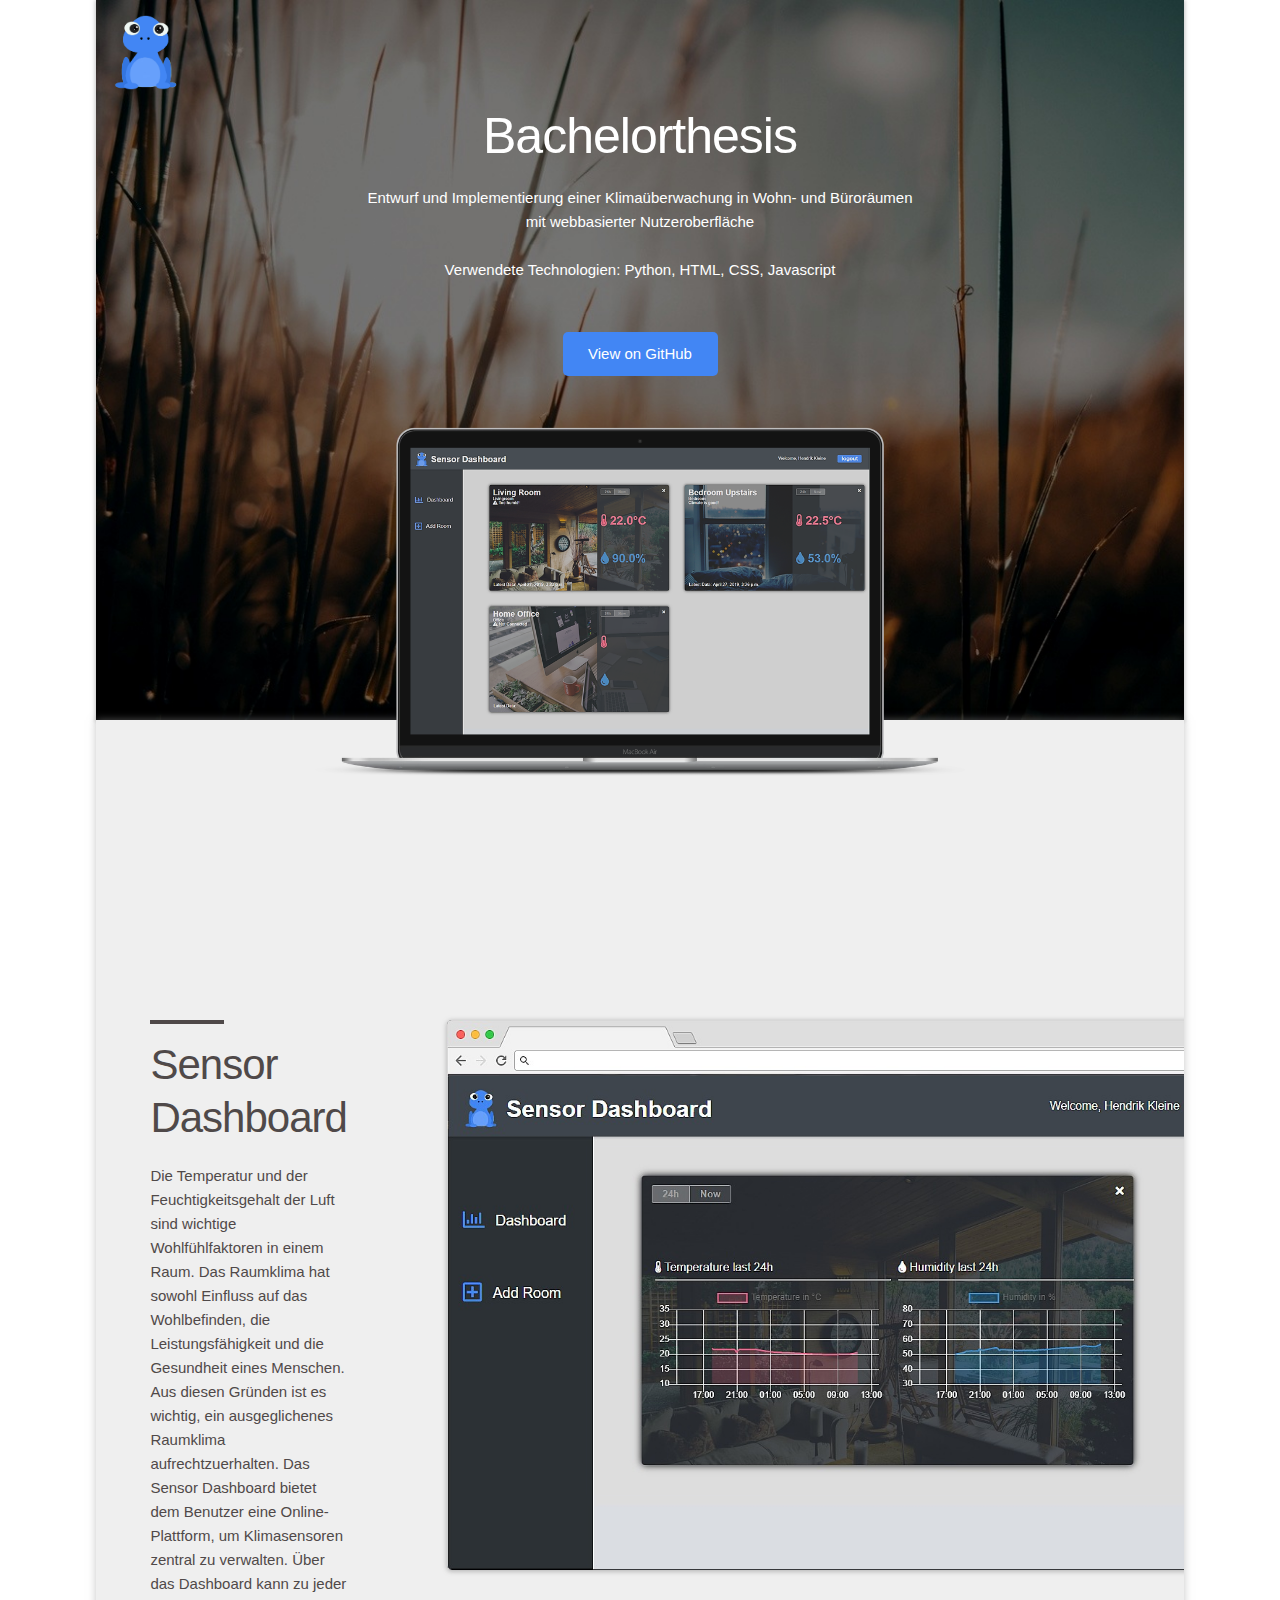
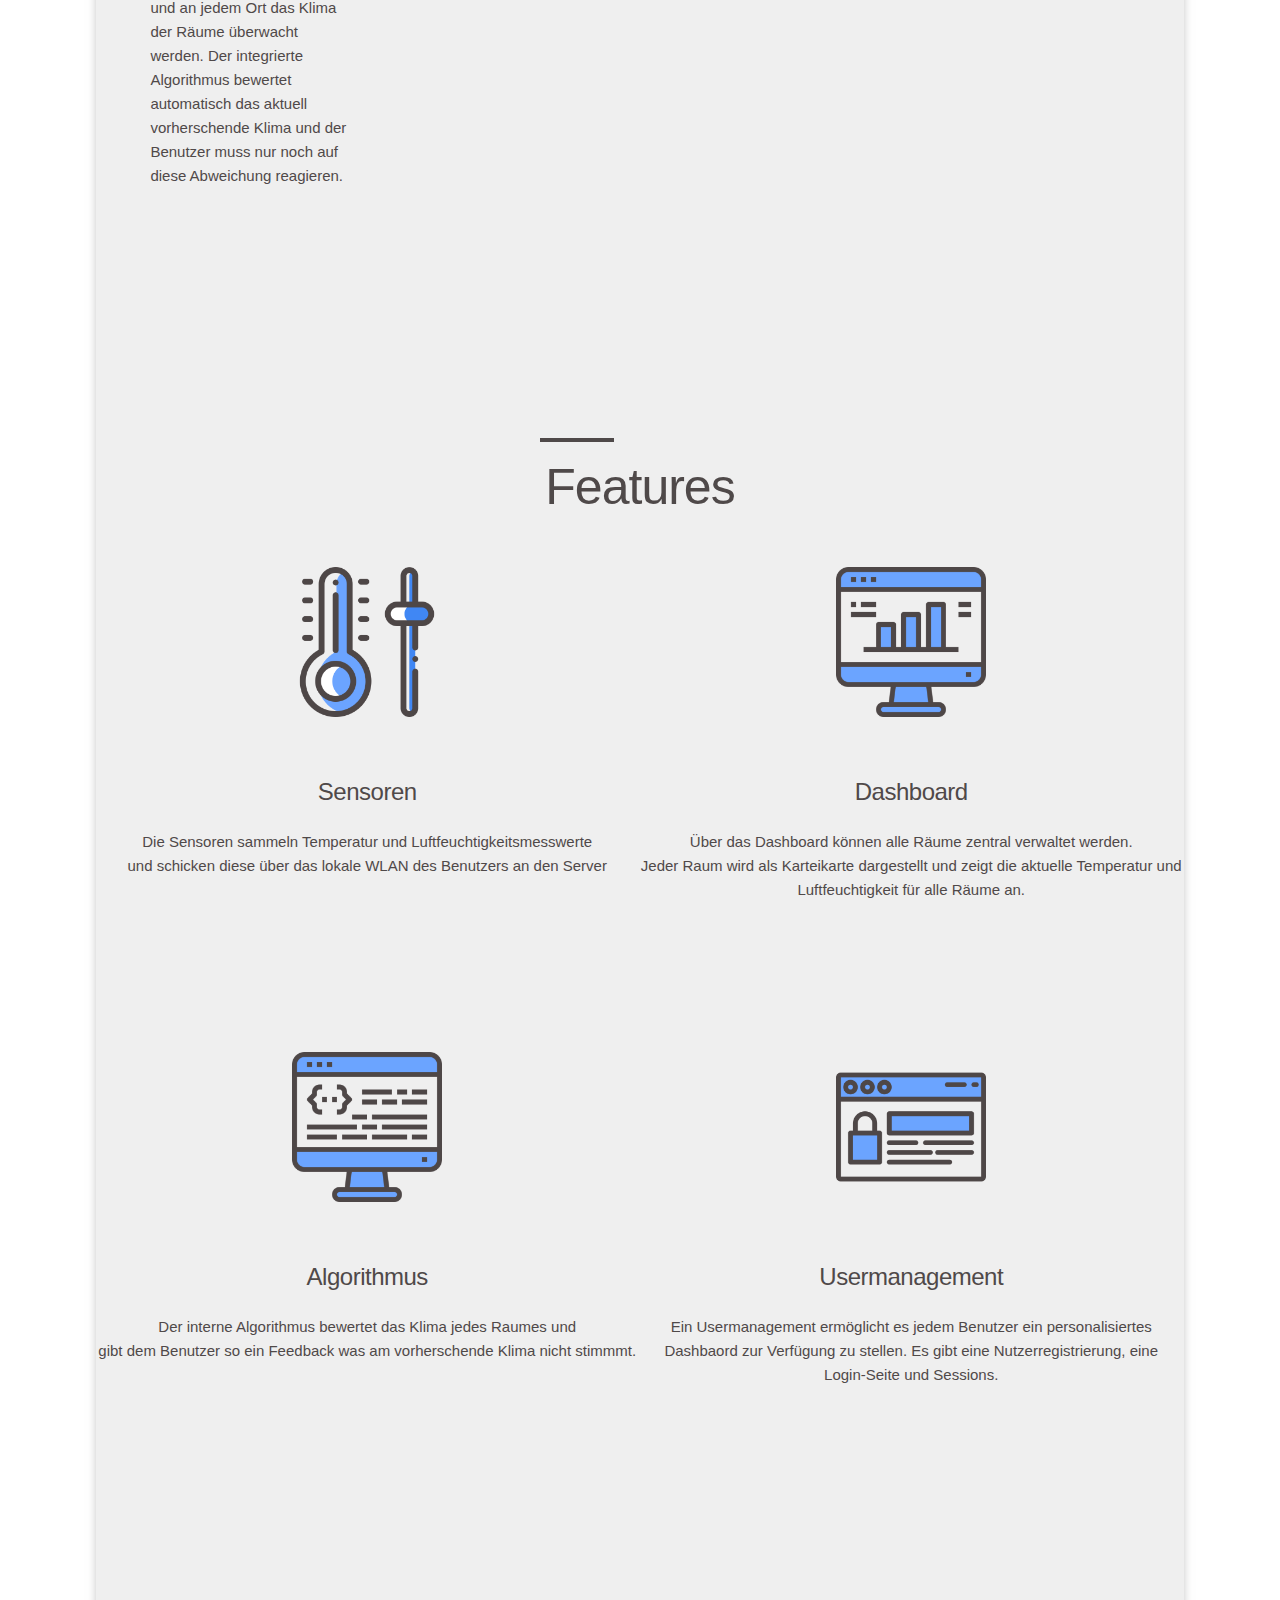
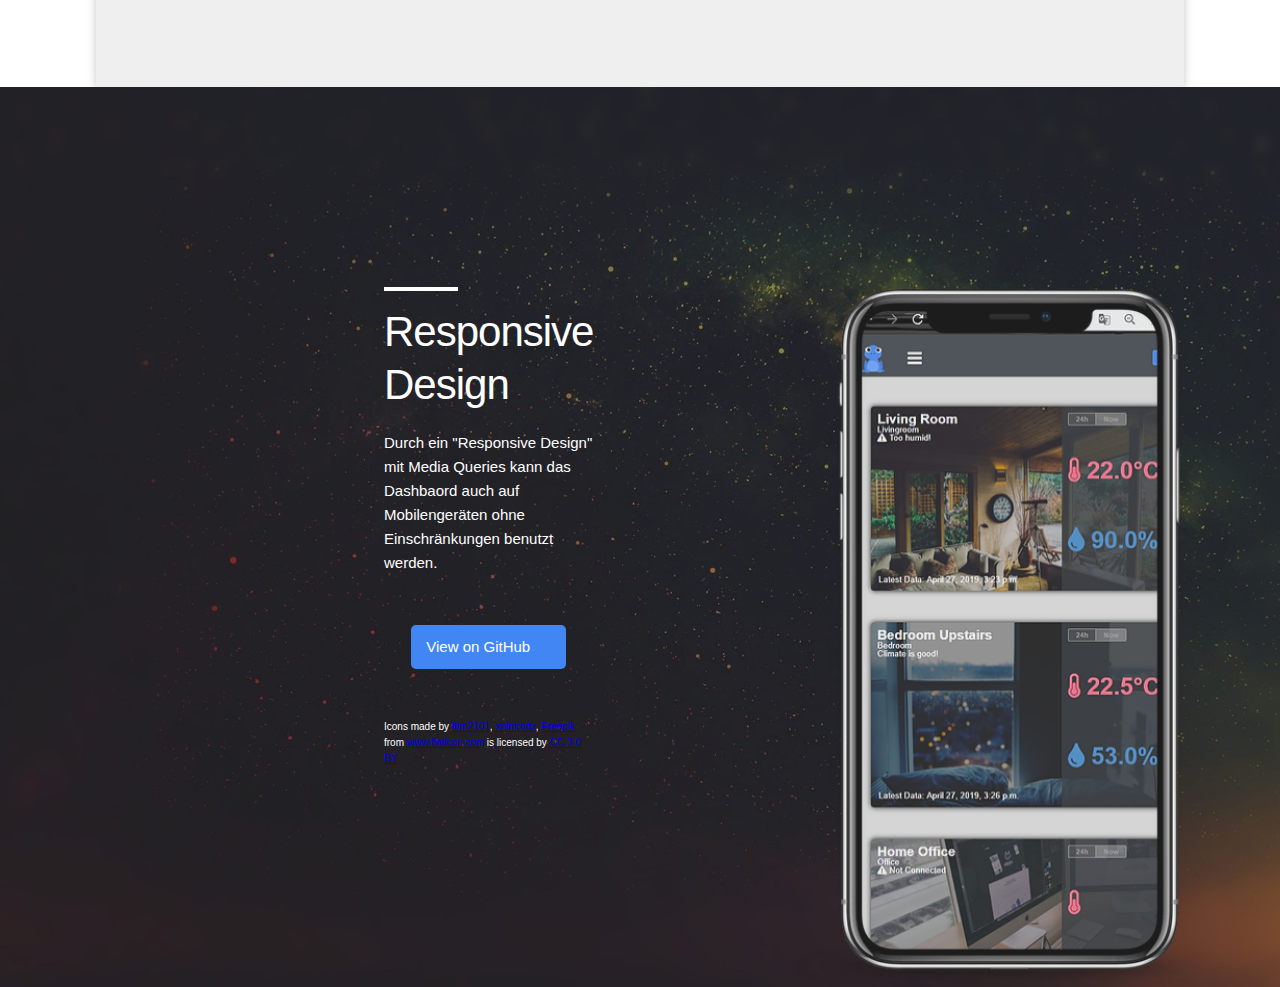
<file: index.html>
<!DOCTYPE html>
<html>

<head>
  <meta charset="utf-8">
  <title></title>
  <meta name="author" content="">
  <meta name="description" content="">
  <meta name="viewport" content="width=device-width, initial-scale=1">
  <link rel="stylesheet" type="text/css" href="style/style.css">
  <link rel="stylesheet" type="text/css" href="style/reset.css">
  <link rel="stylesheet" href="https://use.fontawesome.com/releases/v5.8.2/css/all.css" integrity="sha384-oS3vJWv+0UjzBfQzYUhtDYW+Pj2yciDJxpsK1OYPAYjqT085Qq/1cq5FLXAZQ7Ay" crossorigin="anonymous">
</head>
  <body>
      <header>
        <img src="style/logo.png" id="logo">
        <div class="header-content">
          <h1>Bachelorthesis</h1>
          <p>Entwurf und Implementierung einer Klimaüberwachung in Wohn- und Büroräumen</p>
          <p>mit webbasierter Nutzeroberfläche </p>
          <br>
          <p>Verwendete Technologien: Python, HTML, CSS, Javascript</p>
          <a class="btn-git" href="https://github.com/hkleine/Bachelorthesis">View on GitHub <i class="fab fa-github"></i></a>

        </div>
        <img src="style/device.png" id="device">
      </header>
      <div class="contaier">
        <div class="sensor-dashboard">
          <div class="sensor-dashboard-text">
            <hr>
            <h2>Sensor Dashboard</h2>
            <p>
              Die Temperatur und der Feuchtigkeitsgehalt der Luft sind wichtige Wohlfühlfaktoren
              in einem Raum. Das Raumklima hat sowohl Einfluss auf das Wohlbefinden, die Leistungsfähigkeit
              und die Gesundheit eines Menschen. Aus diesen Gründen ist es wichtig, ein ausgeglichenes
              Raumklima aufrechtzuerhalten. Das Sensor Dashboard bietet dem Benutzer eine Online-Plattform,
              um Klimasensoren zentral zu verwalten. Über das Dashboard kann zu jeder und an jedem Ort
              das Klima der Räume überwacht werden. Der integrierte Algorithmus bewertet automatisch das
              aktuell vorherschende Klima und der Benutzer muss nur noch auf diese Abweichung reagieren.
            </p>
          </div>
          <img src="style/device3.jpg" id="device3">
        </div>
        <div class="features-container">
          <div class="features-heading">
            <hr>
            <h1>Features</h1>
          </div>
        <div class="features">
          <div>
            <img src="style/sensor.png" class="feature-icon">
            <div class="feature-text">
              <h5>Sensoren</h5>
              Die Sensoren sammeln Temperatur und Luftfeuchtigkeitsmesswerte <br>
              und schicken diese über das lokale WLAN des Benutzers an den Server <br>
            </div>
          </div>
          <div>
            <img src="style/graph.png" class="feature-icon">
            <div class="feature-text">
              <h5>Dashboard</h5>
              <p>
                Über das Dashboard können alle Räume zentral verwaltet werden. <br>
                Jeder Raum wird als Karteikarte dargestellt und zeigt die aktuelle Temperatur und <br>
                Luftfeuchtigkeit für alle Räume an. <br>
              </p>
            </div>
          </div>
          <div>
            <img src="style/ai.png" class="feature-icon">
            <div class="feature-text">
              <h5>Algorithmus</h5>
              <p>
                Der interne Algorithmus bewertet das Klima jedes Raumes und <br>
                gibt dem Benutzer so ein Feedback was am vorherschende Klima nicht stimmmt.<br>

              </p>
            </div>
          </div>
          <div>
            <img src="style/clock.png" class="feature-icon">
            <div class="feature-text">
              <h5>Usermanagement</h5>
              <p>
                Ein Usermanagement ermöglicht es jedem Benutzer ein personalisiertes<br>
                Dashbaord zur Verfügung zu stellen. Es gibt eine Nutzerregistrierung, eine<br>
                Login-Seite und Sessions.
              </p>
            </div>
          </div>
        </div>
      </div>

      </div>
      <div class="bottom">
        <div class="bottom-container">
        <div class="bottom-text">
            <hr>
            <h2>Responsive Design</h2>
            <p>Durch ein "Responsive Design" mit Media Queries kann das Dashbaord
                auch auf Mobilengeräten ohne Einschränkungen benutzt werden. </p>
            <a class="btn-git" href="https://github.com/hkleine/Bachelorthesis">View on GitHub <i class="fab fa-github"></i></a>
            <div class="resource">Icons made by <a href="https://www.flaticon.com/authors/itim2101" title="itim2101">itim2101</a>, <a href="https://www.flaticon.com/authors/xnimrodx" title="xnimrodx">xnimrodx</a>, <a href="https://www.freepik.com/" title="Freepik">Freepik</a>  from <a href="https://www.flaticon.com/" 			    title="Flaticon">www.flaticon.com</a> is licensed by <a href="http://creativecommons.org/licenses/by/3.0/" 			    title="Creative Commons BY 3.0" target="_blank">CC 3.0 BY</a></div>
        </div>
        <img src="style/device2.png" id="device2">
      </div>
      </div>
  </body>
</html>
</file>
<file: style/style.css>
/* Standard HTML Elemente */
html {
  font-size: 62.5%;
  height: 100%;
  width: 100%;
}

body {
  height: 100%;
  width: 100%;
  font-family: 'Montserrat', sans-serif;
  font-size: 1.2em;
  line-height: 1.6;
  margin: 0;
  padding: 0;
  background: #fff;
}

/* Larger than phablet */
@media (min-width: 550px) {
  body {
    font-size: 1.5em;
  }
}

hr {
  margin-bottom: 15px;
  width: 50px;
  display: block;
  border-style: inset;
  border: 2px solid #4f4949;
  width: 70px;
}

h1, h2, h3, h4, h5, h6 {
  margin-top: 0;
  margin-bottom: 2rem;
  font-weight: 300; }
h1 { font-size: 4.0rem; line-height: 1.2;  letter-spacing: -.1rem;}
h2 { font-size: 3.6rem; line-height: 1.25; letter-spacing: -.1rem; }
h3 { font-size: 3.0rem; line-height: 1.3;  letter-spacing: -.1rem; }
h4 { font-size: 2.4rem; line-height: 1.35; letter-spacing: -.08rem; }
h5 { font-size: 1.8rem; line-height: 1.5;  letter-spacing: -.05rem; }
h6 { font-size: 1.5rem; line-height: 1.6;  letter-spacing: 0; }

@media (min-width: 550px) {
  h1 { font-size: 5.0rem; }
  h2 { font-size: 4.2rem; }
  h3 { font-size: 3.6rem; }
  h4 { font-size: 3.0rem; }
  h5 { font-size: 2.4rem; }
  h6 { font-size: 1.5rem; }
}

/* Header */
header {
  height: 80%;
  width: 100%;
  background-image: url("landingpage.jpg");
  background-repeat: no-repeat;
  background-size: cover;
  -webkit-box-shadow: 0px 1px 4px 1px rgba(150,150,150,0.55);
  -moz-box-shadow: 0px 1px 4px 1px rgba(150,150,150,0.55);
  box-shadow: 0px 1px 4px 1px rgba(150,150,150,0.55);
  color: #fff;
}

#logo {
  max-width: 70px;
}

.header-content {
  text-align: center;
}

.btn-git {
  text-decoration: none;
  border-radius: 5px;
  font-size: 15px;
  font-weight: 500;
  padding: 10px 15px;
  background: #4286f4;
  color: #fff;
  display: block;
  margin: 50px auto;
  width: 125px;
}

.btn-git:hover {
  text-decoration: none;
  background: #6ba3ff;
}

#device {
  display: block;
  width: 300px;
  margin: 0 auto;
}

/* Larger than mobile */
@media (min-width: 400px) {
  #device {
    width: 450px;
  }
}

/* Larger than phablet */
@media (min-width: 550px) {
}

/* Larger than tablet */
@media (min-width: 750px) {
  header {
    margin: 0 auto;
    width: 85%;
  }

  #logo {
    max-width: 100px;
  }

  #device {
    width: 500px;
  }
}

/* Larger than desktop */
@media (min-width: 1000px) {
  #device {
    width: 600px;
  }
}

/* Larger than Desktop HD */
@media (min-width: 1200px) {
  #device {
    width: 650px;
    margin-bottom: 400px;
  }
}

@media (min-width : 1824px) {
  #device {
    width: 750px;
  }
}

/* Container */
.contaier {
  color: #4f4949;
  overflow: hidden;
  margin: 0 auto;
  width: 85%;
  background: #efefef;
  -webkit-box-shadow: 0px 0px 8px 0px rgba(150,150,150,0.55);
  -moz-box-shadow: 0px 0px 8px 0px rgba(150,150,150,0.55);
  box-shadow: 0px 0px 8px 0px rgba(150,150,150,0.55);
}

/* Larger than mobile */
@media (min-width: 400px) {}

/* Larger than phablet (also point when grid becomes active) */
@media (min-width: 550px) {
}

/* Larger than tablet */
@media (min-width: 750px) {
  .container {
    width: 85%;
    margin: 0 auto;
  }
}

/* Larger than desktop */
@media (min-width: 1000px) {}

/* Larger than Desktop HD */
@media (min-width: 1200px) {}

/* Dashboard */
.sensor-dashboard {
  width: 90%;
  margin: 0 auto;
  margin-top: 200px;
  display: flex;
  flex-direction: column;
}

.sensor-dashboard-text {
  text-align: left;
}

#device3 {
  height: 300px;
  width: auto;
  margin-left: 0;
  margin-top: 50px;
  border-radius: 5px;
  -webkit-box-shadow: 0px 1px 4px 1px rgba(150,150,150,0.55);
  -moz-box-shadow: 0px 1px 4px 1px rgba(150,150,150,0.55);
  box-shadow: 0px 1px 4px 1px rgba(150,150,150,0.55);
}

/* Larger than mobile */
@media (min-width: 400px) {
}

/* Larger than phablet (also point when grid becomes active) */
@media (min-width: 550px) {
}

/* Larger than tablet */
@media (min-width: 750px) {
  #device3 {
    height: 500px;
    width: auto;
  }
}

/* Larger than desktop */
@media (min-width: 1000px) {
  #device3 {
    height: 400px;
    width: auto;
  }
}

/* Larger than Desktop HD */
@media (min-width: 1200px) {
  .sensor-dashboard {
    flex-direction: row;
    margin-top: 300px;
  }

  #device3 {
    margin-left: 100px;
    margin-top: 0;
    height: 550px;
    width: auto;
  }
}

@media (min-width : 1824px) {
  #device3 {
    height: 600px;
    width: auto;
  }
}

/* Features */
.features {
  width: 100%;
  text-align: center;
  display: grid;
  grid-row-gap: 150px;
  grid-template-columns: auto auto;
}

.feature-icon {
  max-width: 120px;
  margin-bottom: 30px;
}

.features-container {
  text-align: center;
  margin-top: 100px;
  margin-bottom: 150px;
}

.features-heading {
  margin: 0 auto;
  width: 200px;
  margin-bottom: 50px;
}

/* Larger than mobile */
@media (min-width: 400px) {}

/* Larger than phablet (also point when grid becomes active) */
@media (min-width: 550px) {
  .features-container {
    margin-top: 250px;
    margin-bottom: 300px;
  }
}

/* Larger than tablet */
@media (min-width: 750px) {
  .feature-icon {
    max-width: 150px;
    margin-bottom: 50px;
  }
}

/* Larger than desktop */
@media (min-width: 1000px) {}

/* Larger than Desktop HD */
@media (min-width: 1200px) {}

/* Bottom (Reposonsive Desgin) */
.bottom {
  overflow: hidden;
  height: 100%;
  width: 100%;
  margin: 0 auto;
  background-image: url("landingpage-bottom.jpg");
  background-repeat: no-repeat;
  background-size: cover;
  color: #fff;
}

.bottom-container {
  width: 40%;
  margin-top: 50px;
  margin-left: 40px;
  display: flex;
  flex-direction: row;
}

.resource {
  font-size: 10px;
}

#device2 {
  height: 300px;
  width: auto;
}

.bottom-text hr {
  border: 2px solid #fff;
}

/* Larger than mobile */
@media (min-width: 400px) {
}

/* Larger than phablet (also point when grid becomes active) */
@media (min-width: 550px) {
  #device2 {
    height: 400px;
    width: auto;
  }
}

/* Larger than tablet */
@media (min-width: 750px) {
  #device2 {
    height: 600px;
    width: auto;
  }
}

/* Larger than desktop */
@media (min-width: 1000px) {
  #device2 {
    height: 700px;
    width: auto;
    margin-left: 200px;
  }

  .bottom-container {
    margin: 0 auto;
    margin-top: 200px;
    flex-direction: row;
  }
}

/* Larger than Desktop HD */
@media (min-width: 1200px) {  }
</file>
